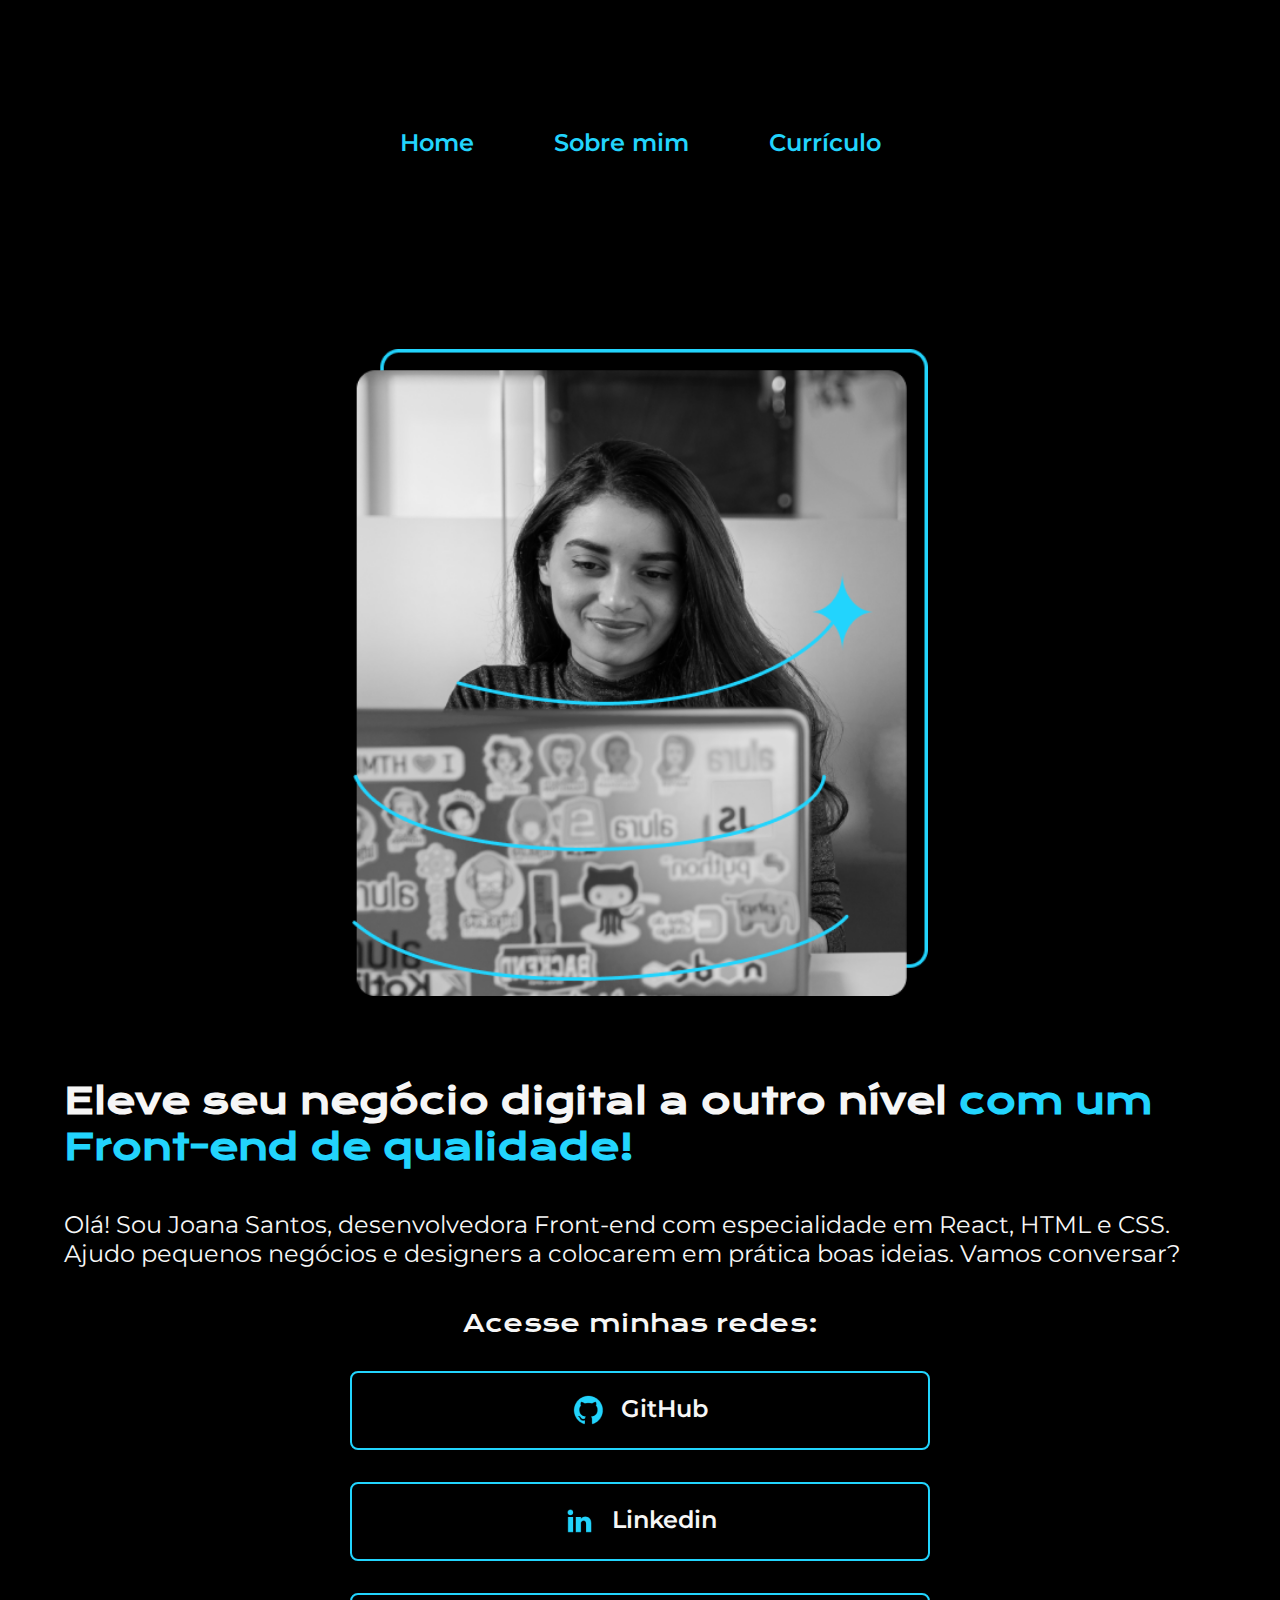
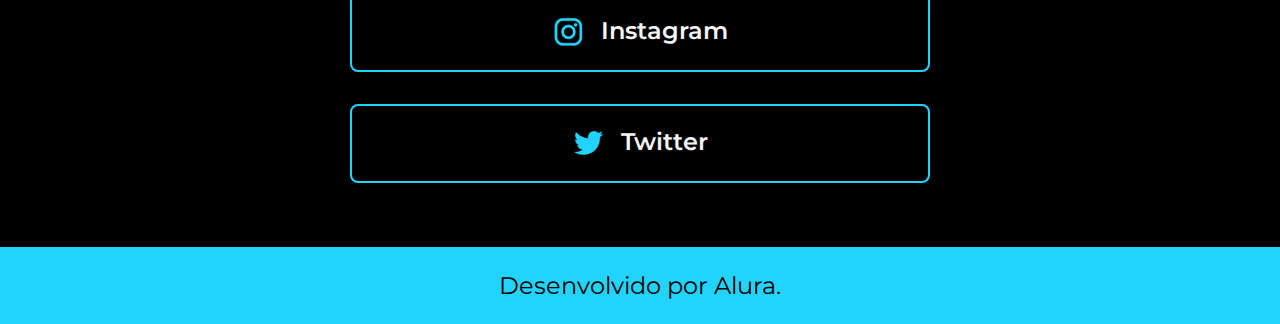
<file: index.html>
<!DOCTYPE html>
<html lang="pt-br">
<head>
    <meta charset="UTF-8"> 
    <meta http-equiv="X-UA-Compatible" content="IE=edge">
    <meta name="viewport" content="width=device-width, initial-scale=1.0">
    <title>Portifolio</title>
    <link rel="stylesheet" href="./styles/style.css">
</head>
<body>
    <header class="cabecalho">
        <nav class="cabecalho__menu">
            <a class="cabecalho__menu__link" href="index.html">Home</a>
            <a class="cabecalho__menu__link" href="about.html">Sobre mim</a>
            <a class="cabecalho__menu__link" href="curriculo.html">Currículo</a>
        </nav>
    </header>
    <main class="apresentacao">
        <section class="apresentacao__conteudo">
            <h1 class="apresentacao__conteudo__titulo">Eleve seu negócio digital a outro nível 
            <strong class="titulo-destaque">com um Front-end de qualidade!
            </strong></h1>
            <p class="apresentacao__conteudo__texto">Olá! Sou Joana Santos, desenvolvedora 
            Front-end com especialidade em React, HTML e
            CSS. Ajudo pequenos negócios e designers a 
            colocarem em prática boas ideias. Vamos 
            conversar?</p>
            <div class="apresentacao__links">
                <h2 class="apresentacao__links__subtitulo">Acesse minhas redes:</h2>
                <a class="apresentacao__links__navegacao" href="https://github.com/guilhermeonrails">
                    <img src="./assets/github.png">GitHub
                </a>
                <a class="apresentacao__links__navegacao" href="https://github.com/guilhermeonrails">
                    <img src="./assets/linkedin.png">Linkedin
                </a>
                <a class="apresentacao__links__navegacao" href="https://github.com/guilhermeonrails">
                    <img src="./assets/instagram.png">Instagram
                </a>
                <a class="apresentacao__links__navegacao" href="https://github.com/guilhermeonrails">
                    <img src="./assets/twitter.png">Twitter
                </a>
            </div>
        </section>
        <img class="apresentacao__imagem" src="./assets/Imagem.png" alt="Foto da Joana Santos programando">
    </main>
    <footer class="rodape">
        <p>Desenvolvido por Alura.</p>
    </footer>
</body>
</html>
</file>
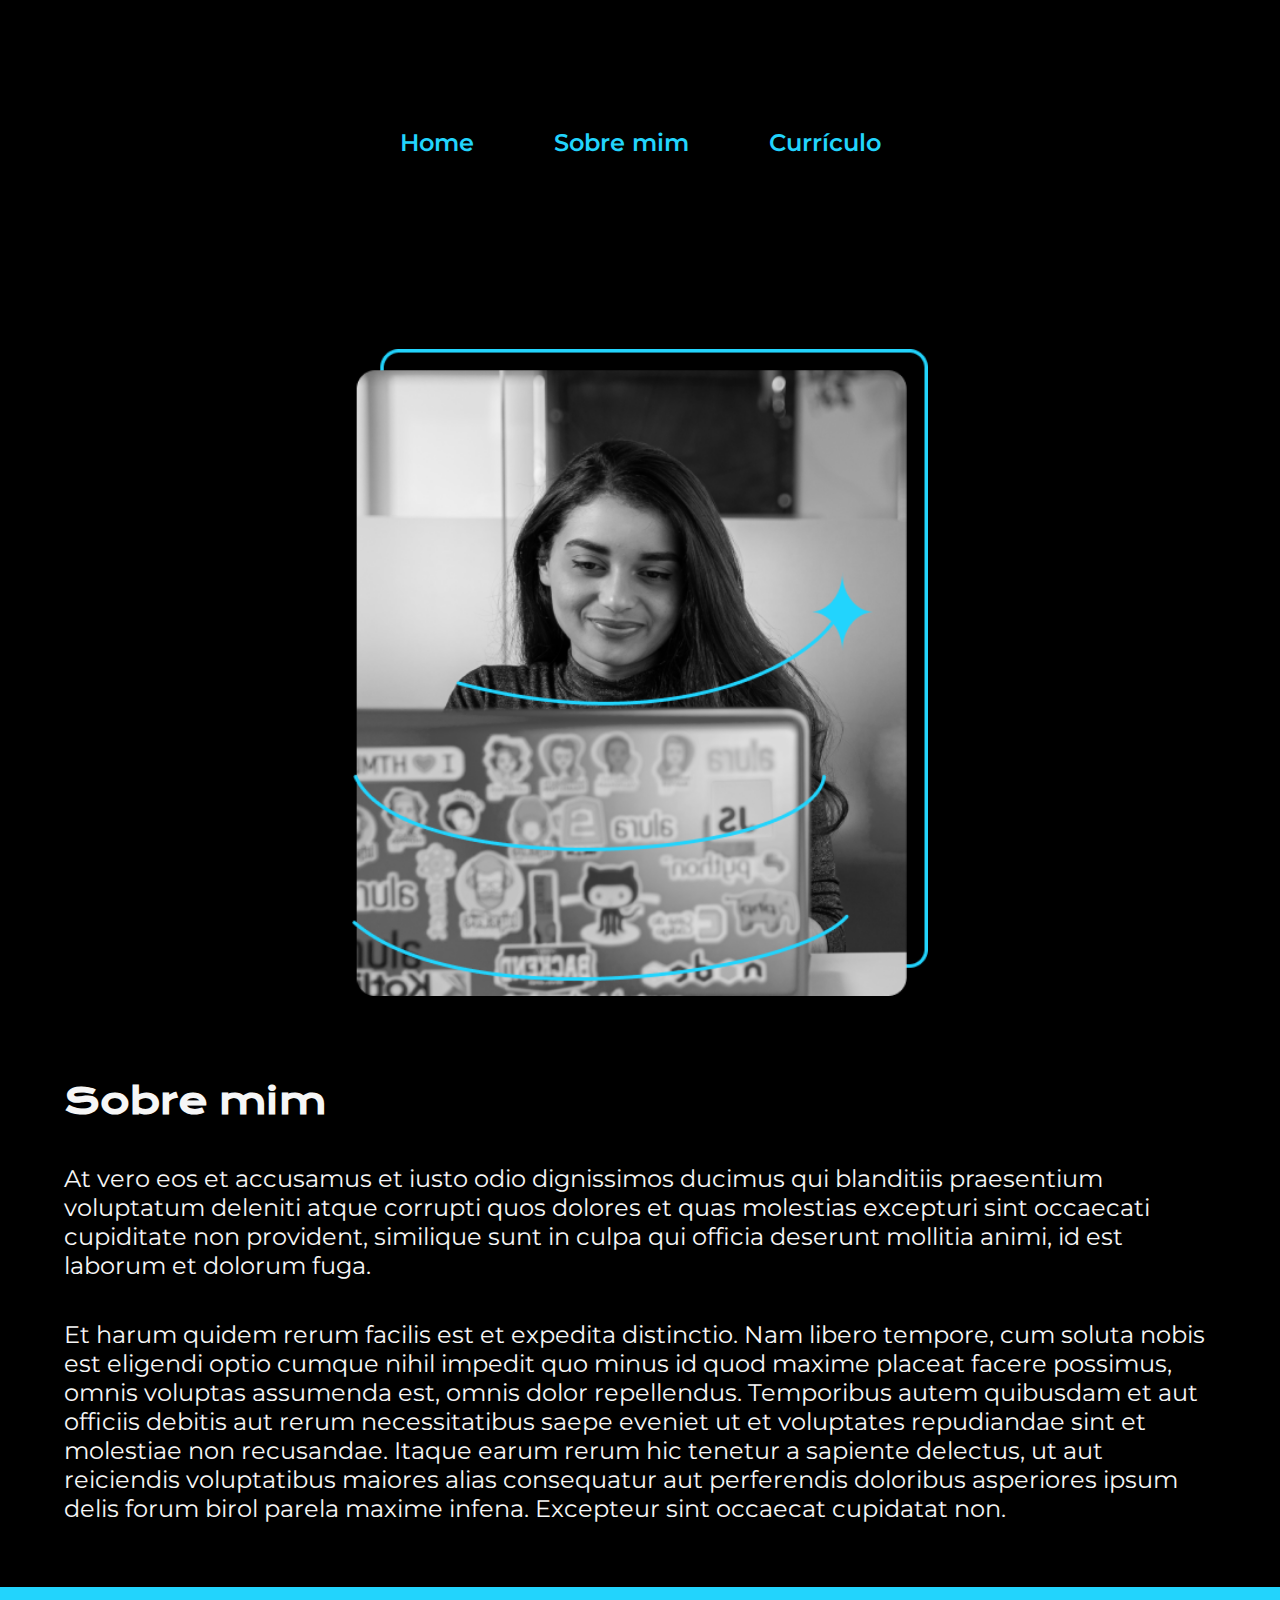
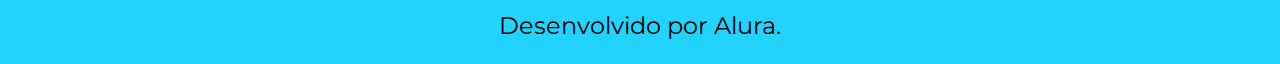
<file: about.html>
<!DOCTYPE html>
<html lang="pt-br">
<head>
    <meta charset="UTF-8">
    <meta http-equiv="X-UA-Compatible" content="IE=edge">
    <meta name="viewport" content="width=device-width, initial-scale=1.0">
    <title>Sobre mim</title>
    <link rel="stylesheet" href="./styles/style.css">
</head>
<body>
    <header class="cabecalho">
        <nav class="cabecalho__menu">
            <a class="cabecalho__menu__link" href="index.html">Home</a>
            <a class="cabecalho__menu__link" href="about.html">Sobre mim</a>
            <a class="cabecalho__menu__link" href="curriculo.html">Currículo</a>
        </nav>
    </header>
    <main class="apresentacao">
        <section class="apresentacao__conteudo">
            <h1 class="apresentacao__conteudo__titulo">Sobre mim</h1>
                <p class="apresentacao__conteudo__texto">At vero eos et accusamus et iusto odio dignissimos ducimus qui blanditiis praesentium voluptatum deleniti atque corrupti quos dolores et quas molestias excepturi sint occaecati cupiditate non provident, similique sunt in culpa qui officia deserunt mollitia animi, id est laborum et dolorum fuga.
                </p>
                <p class="apresentacao__conteudo__texto">Et harum quidem rerum facilis est et expedita distinctio. Nam libero tempore, cum soluta nobis est eligendi optio cumque nihil impedit quo minus id quod maxime placeat facere possimus, omnis voluptas assumenda est, omnis dolor repellendus. Temporibus autem quibusdam et aut officiis debitis aut rerum necessitatibus saepe eveniet ut et voluptates repudiandae sint et molestiae non recusandae. Itaque earum rerum hic tenetur a sapiente delectus, ut aut reiciendis voluptatibus maiores alias consequatur aut perferendis doloribus asperiores ipsum delis forum birol parela maxime infena. Excepteur sint occaecat cupidatat non.
                </p>
        </section>
        <img class="apresentacao__imagem" src="./assets/Imagem.png" alt="Foto da Joana Santos programando">
    </main>
    <footer class="rodape">
        <p>Desenvolvido por Alura.</p>
    </footer>
</body>
</html>
</file>
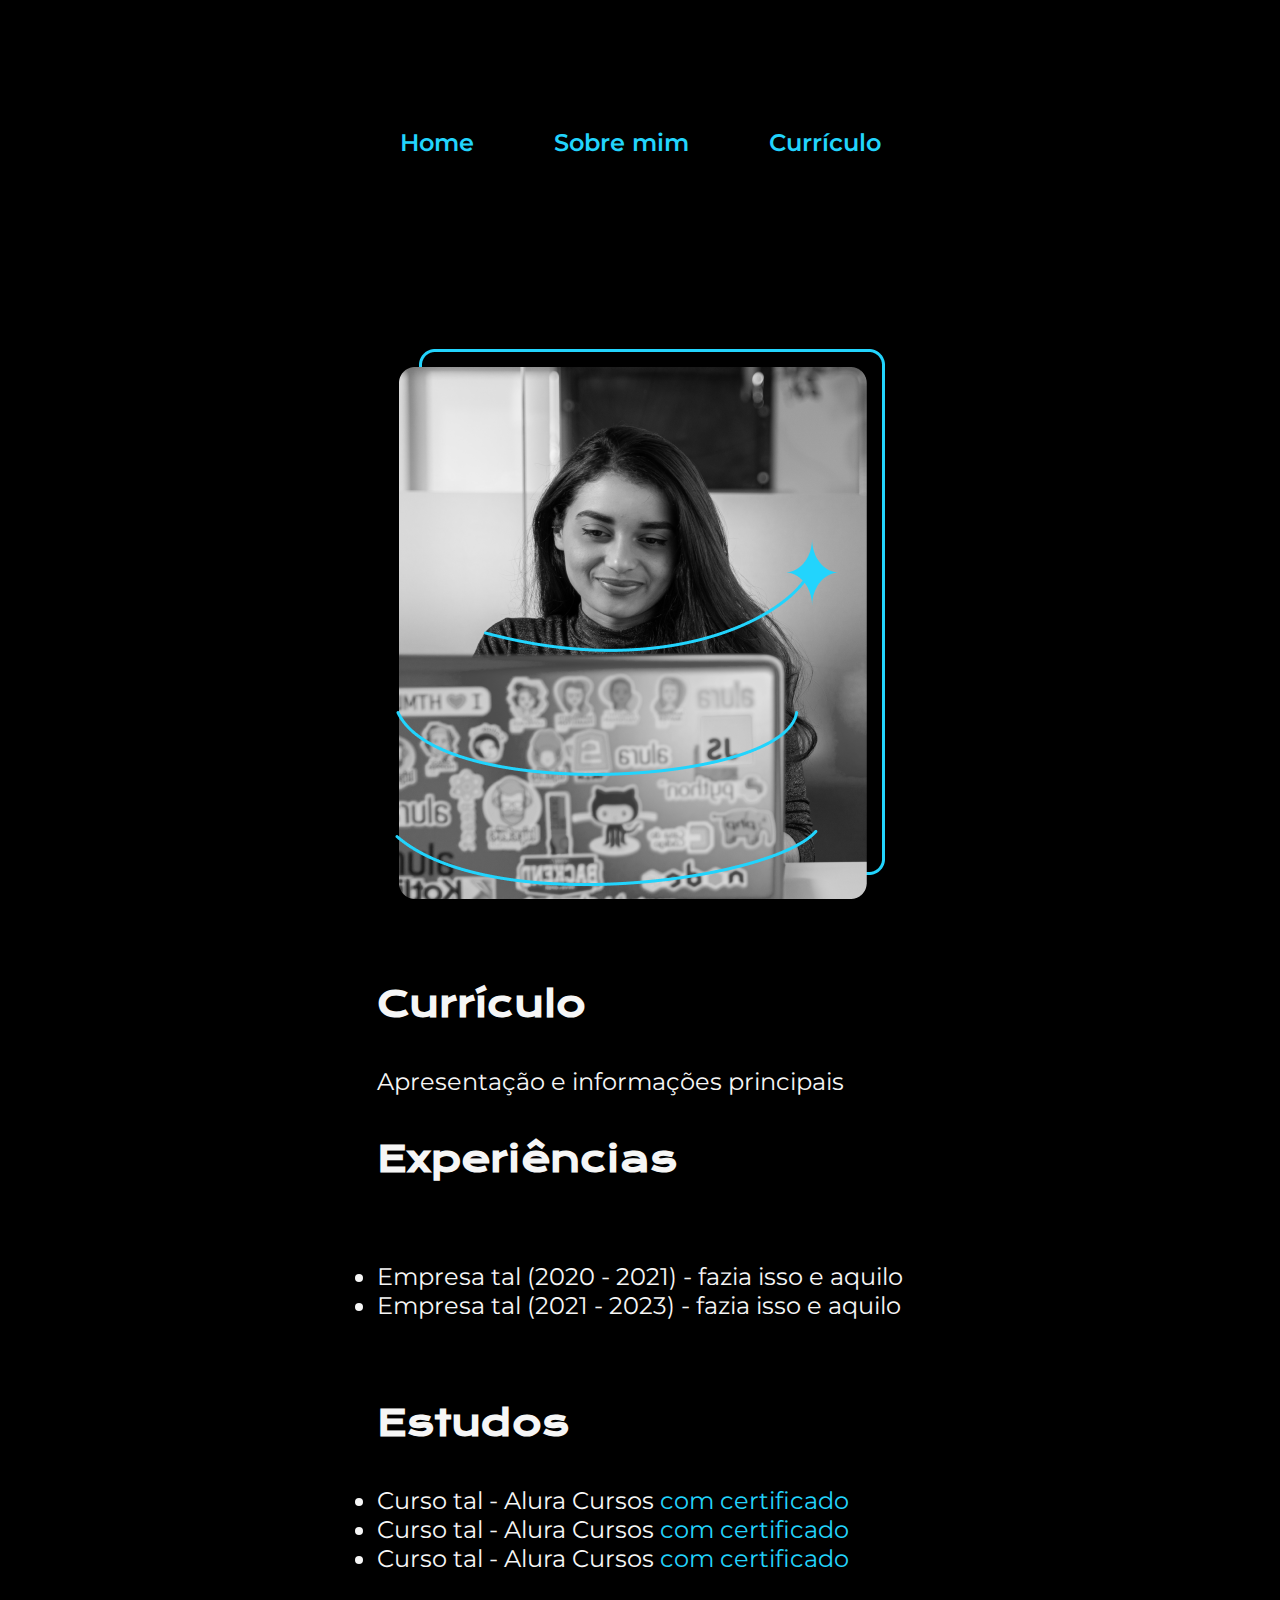
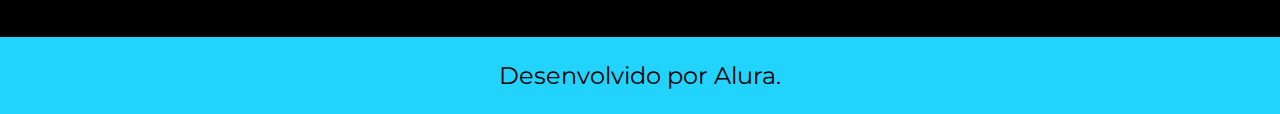
<file: curriculo.html>
<!DOCTYPE html>
<html lang="pt-br">
<head>
    <meta charset="UTF-8">
    <meta http-equiv="X-UA-Compatible" content="IE=edge">
    <meta name="viewport" content="width=device-width, initial-scale=1.0">
    <title>Curriculo</title>
    <link rel="stylesheet" href="./styles/style.css">
</head>
<body>
    <header class="cabecalho">
        <nav class="cabecalho__menu">
            <a class="cabecalho__menu__link" href="index.html">Home</a>
            <a class="cabecalho__menu__link" href="about.html">Sobre mim</a>
            <a class="cabecalho__menu__link" href="curriculo.html">Currículo</a>
        </nav>
    </header>
    <main class="apresentacao">
        <section class="apresentacao__conteudo">
            <h1 class="apresentacao__conteudo__titulo">Currículo</h1>
            <p class="apresentacao__conteudo__texto">
                Apresentação e informações principais
            </p>
            <h2 class="apresentacao__conteudo__titulo">Experiências</h2>
            <p class="apresentacao__conteudo__texto">
            <ul class="apresentacao__conteudo__texto">
                <li> Empresa tal (2020 - 2021) - fazia isso e aquilo </li>
                <li> Empresa tal (2021 - 2023) - fazia isso e aquilo </li>
            </ul>
            </p>
            <h2 class="apresentacao__conteudo__titulo">Estudos</h2>
            <div class="apresentacao__conteudo__texto">
            <ul class="apresentacao__conteudo__texto">
                <li>Curso tal - Alura Cursos <a href="linkdocertificado">com certificado</a> </li>
                <li>Curso tal - Alura Cursos <a href="linkdocertificado">com certificado</a></li>
                <li>Curso tal - Alura Cursos <a href="linkdocertificado">com certificado</a></li>
            </ul>
            </div>    
        </section>
        <img src="./assets/Imagem.png" alt="Foto da Joana Santos programando"> 
    </main> 
    <footer class="rodape">
        <p>Desenvolvido por Alura.</p>
    </footer>
</body>
</html>
</file>
<file: styles/style.css>
@import url('https://fonts.googleapis.com/css2?family=Krona+One&family=Montserrat:wght@400;600&display=swap');

:root {
    --cor-primaria: #000000;
    --cor-secundaria: #F6F6F6;
    --cor-terciaria: #22D4FD;
    --cor-hover: #272727;

    --fonte-primaria: 'Krona One', sans-serif;
    --fonte-secundaria: 'Montserrat', sans-serif;
}

* {
    margin: 0;
    padding: 0;
}

body{
    /* height: 100vh; */
    box-sizing: border-box;
    background-color: var(--cor-primaria);
    color: var(--cor-secundaria);
}

.cabecalho {
    padding: 2% 0% 0% 15%;
}

.cabecalho__menu {
    display: flex;
    gap: 80px;
}

.cabecalho__menu__link {
    font-family: var(--fonte-secundaria);
    font-size: 1.5rem;
    font-weight: 600;
    color: var(--cor-terciaria);
    text-decoration: none;
}

.apresentacao {
    padding: 5% 15%;
    display: flex;
    align-items: center;
    justify-content: space-between;
    gap: 82px;
}

.apresentacao__conteudo {
    width: 50%;
    display: flex;
    flex-direction: column;
    gap: 40px;
}

.apresentacao__conteudo__titulo {
    font-size: 2.25rem;
    font-family: var(--fonte-primaria);
}

.titulo-destaque{
    color: var(--cor-terciaria);
}

.apresentacao__conteudo__texto {
    font-size: 1.5rem;
    font-family: var(--fonte-secundaria);
}

.apresentacao__conteudo__texto a{
    text-decoration: none;
    color: var(--cor-terciaria);
}

.apresentacao__links {
    display: flex;
    flex-direction: column;
    justify-content: space-between;
    align-items: center;
    gap: 32px;
}

.apresentacao__links__subtitulo {
    font-family: var(--fonte-primaria);
    font-weight: 400;
    font-size: 1.5rem;
}

.apresentacao__links__navegacao {
    display: flex;
    justify-content: center;
    gap: 16px;
    border: 2px solid var(--cor-terciaria);
    width: 50%;
    text-align: center;
    border-radius: 8px;
    font-size: 1.5rem;
    font-weight: 600;
    font-family: var(--fonte-secundaria);
    padding: 21.5px 0;
    text-decoration: none;
    color: var(--cor-secundaria);
}

.apresentacao__links__navegacao:hover {
    background-color: var(--cor-hover);
    padding:  3%;
}

.apresentacao__imagem {
    width: 50%;
}

.rodape {
    color: var(--cor-primaria);
    background-color: var(--cor-terciaria);
    padding: 24px;
    text-align: center;
    font-family: var(--fonte-secundaria);
    font-size: 1.5rem;
    font-weight: 400;
}

@media (max-width: 1400px) {
    .cabecalho {
        padding: 10%;
    }

    .cabecalho__menu {
        justify-content: center;
    }

    .apresentacao {
        flex-direction: column-reverse;
        padding: 5%;
    }

    .apresentacao__conteudo {
        width: auto;
    }

}
</file>
